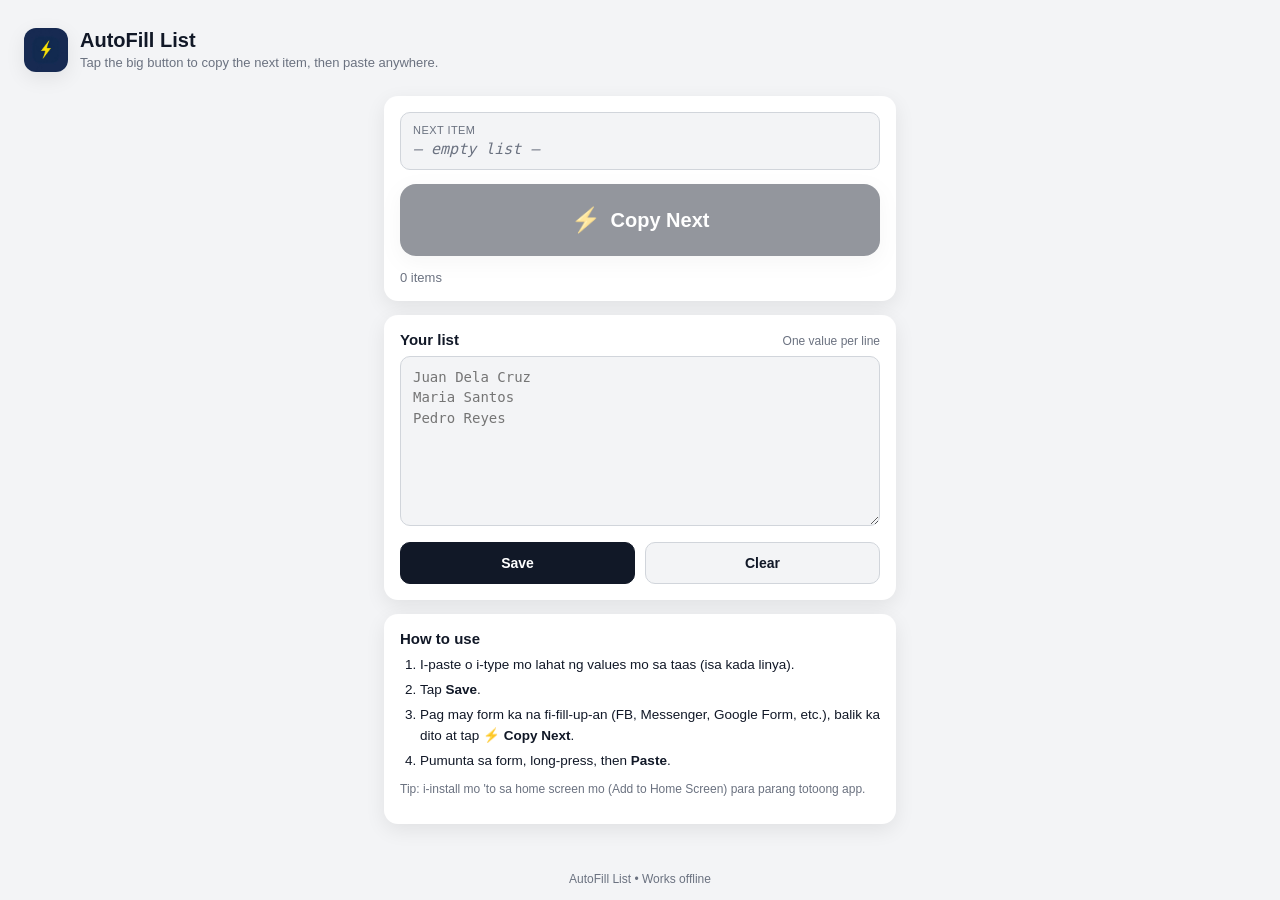
<file: autofill-app/index.html>
<!doctype html>
<html lang="en">
  <head>
    <meta charset="utf-8" />
    <meta
      name="viewport"
      content="width=device-width, initial-scale=1, viewport-fit=cover"
    />
    <meta name="theme-color" content="#111827" />
    <title>AutoFill List</title>
    <link rel="manifest" href="manifest.webmanifest" />
    <link rel="icon" href="icon.png" />
    <link rel="apple-touch-icon" href="icon.png" />
    <link rel="stylesheet" href="style.css" />
  </head>
  <body>
    <header class="app-header">
      <div class="brand">
        <img src="icon.png" alt="" class="logo" />
        <div>
          <h1>AutoFill List</h1>
          <p class="subtitle">
            Tap the big button to copy the next item, then paste anywhere.
          </p>
        </div>
      </div>
    </header>

    <main>
      <section class="card fill-card">
        <div class="next-preview">
          <span class="label">Next item</span>
          <span id="next-value" class="next-value">— empty list —</span>
        </div>
        <button id="fill-btn" class="fab" type="button" aria-live="polite">
          <span class="fab-icon">⚡</span>
          <span class="fab-text">Copy Next</span>
        </button>
        <div class="meta">
          <span id="count">0 items</span>
          <span id="status" class="status"></span>
        </div>
      </section>

      <section class="card">
        <div class="card-header">
          <h2>Your list</h2>
          <span class="hint">One value per line</span>
        </div>
        <textarea
          id="list"
          placeholder="Juan Dela Cruz&#10;Maria Santos&#10;Pedro Reyes"
          autocomplete="off"
          autocorrect="off"
          autocapitalize="off"
          spellcheck="false"
        ></textarea>
        <div class="row">
          <button id="save" class="btn primary" type="button">Save</button>
          <button id="clear" class="btn" type="button">Clear</button>
        </div>
      </section>

      <section class="card tips">
        <h2>How to use</h2>
        <ol>
          <li>I-paste o i-type mo lahat ng values mo sa taas (isa kada linya).</li>
          <li>Tap <strong>Save</strong>.</li>
          <li>
            Pag may form ka na fi-fill-up-an (FB, Messenger, Google Form, etc.),
            balik ka dito at tap <strong>⚡ Copy Next</strong>.
          </li>
          <li>Pumunta sa form, long-press, then <strong>Paste</strong>.</li>
        </ol>
        <p class="hint">
          Tip: i-install mo 'to sa home screen mo (Add to Home Screen) para
          parang totoong app.
        </p>
      </section>
    </main>

    <footer class="app-footer">
      <span>AutoFill List • Works offline</span>
    </footer>

    <script src="app.js"></script>
  </body>
</html>
</file>
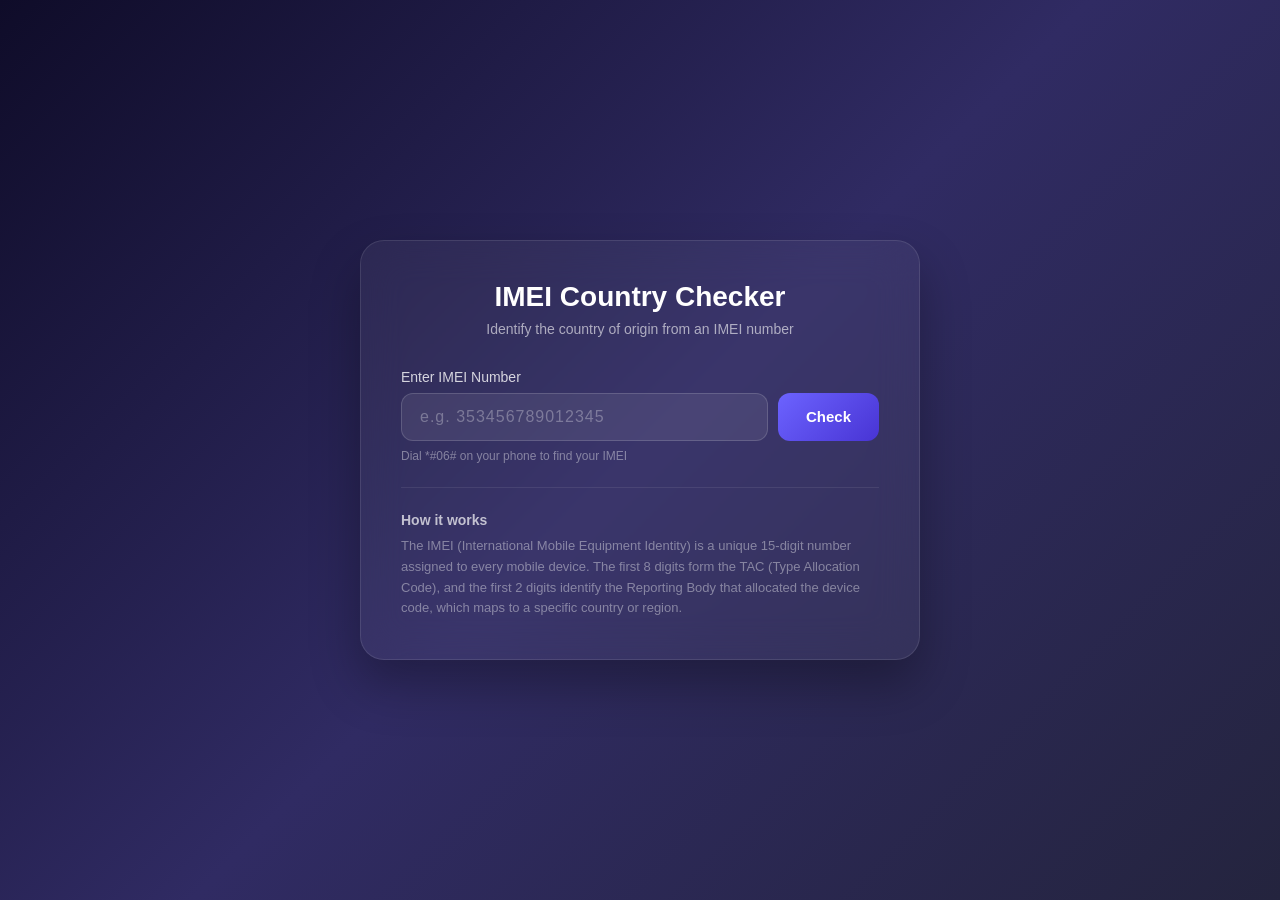
<file: imei-checker/index.html>
<!DOCTYPE html>
<html lang="en">
<head>
    <meta charset="UTF-8">
    <meta name="viewport" content="width=device-width, initial-scale=1.0">
    <title>IMEI Country Checker</title>
    <link rel="stylesheet" href="style.css">
</head>
<body>
    <div class="container">
        <div class="card">
            <div class="header">
                <h1>IMEI Country Checker</h1>
                <p class="subtitle">Identify the country of origin from an IMEI number</p>
            </div>

            <div class="input-section">
                <label for="imei-input">Enter IMEI Number</label>
                <div class="input-wrapper">
                    <input type="text" id="imei-input" placeholder="e.g. 353456789012345" maxlength="15" autocomplete="off">
                    <button id="check-btn" onclick="checkIMEI()">Check</button>
                </div>
                <p class="hint">Dial *#06# on your phone to find your IMEI</p>
            </div>

            <div id="error-msg" class="error hidden"></div>

            <div id="result" class="result hidden">
                <div class="result-header">
                    <span id="country-flag" class="flag"></span>
                    <h2 id="country-name"></h2>
                </div>
                <div class="result-details">
                    <div class="detail-row">
                        <span class="label">IMEI</span>
                        <span id="result-imei" class="value"></span>
                    </div>
                    <div class="detail-row">
                        <span class="label">TAC (Type Allocation Code)</span>
                        <span id="result-tac" class="value"></span>
                    </div>
                    <div class="detail-row">
                        <span class="label">Reporting Body</span>
                        <span id="result-rbi" class="value"></span>
                    </div>
                    <div class="detail-row">
                        <span class="label">Country / Region</span>
                        <span id="result-country" class="value"></span>
                    </div>
                    <div class="detail-row">
                        <span class="label">Valid IMEI</span>
                        <span id="result-valid" class="value"></span>
                    </div>
                </div>
            </div>

            <div class="info-section">
                <h3>How it works</h3>
                <p>The IMEI (International Mobile Equipment Identity) is a unique 15-digit number assigned to every mobile device. The first 8 digits form the TAC (Type Allocation Code), and the first 2 digits identify the Reporting Body that allocated the device code, which maps to a specific country or region.</p>
            </div>
        </div>
    </div>

    <script src="app.js"></script>
</body>
</html>
</file>
<file: autofill-app/style.css>
:root {
  --bg: #f3f4f6;
  --surface: #ffffff;
  --text: #111827;
  --muted: #6b7280;
  --border: #d1d5db;
  --primary: #111827;
  --primary-hover: #1f2937;
  --ok: #047857;
  --warn: #b45309;
  --shadow: 0 6px 20px rgba(0, 0, 0, 0.08);
}

@media (prefers-color-scheme: dark) {
  :root {
    --bg: #0b0f19;
    --surface: #111827;
    --text: #f9fafb;
    --muted: #9ca3af;
    --border: #374151;
    --primary: #f9fafb;
    --primary-hover: #e5e7eb;
    --ok: #10b981;
    --warn: #f59e0b;
    --shadow: 0 6px 20px rgba(0, 0, 0, 0.4);
  }
}

* {
  box-sizing: border-box;
}

html,
body {
  margin: 0;
  padding: 0;
  background: var(--bg);
  color: var(--text);
  font-family:
    -apple-system, BlinkMacSystemFont, "Segoe UI", Roboto, Helvetica, Arial,
    sans-serif;
  -webkit-font-smoothing: antialiased;
}

body {
  min-height: 100dvh;
  display: flex;
  flex-direction: column;
  padding-bottom: env(safe-area-inset-bottom);
}

.app-header {
  padding: 20px 16px 8px;
  padding-top: calc(20px + env(safe-area-inset-top));
}

.brand {
  display: flex;
  align-items: center;
  gap: 12px;
}

.logo {
  width: 44px;
  height: 44px;
  border-radius: 12px;
  box-shadow: var(--shadow);
  background: var(--surface);
  object-fit: cover;
}

.app-header h1 {
  font-size: 20px;
  margin: 0;
  line-height: 1.2;
}

.subtitle {
  margin: 2px 0 0;
  color: var(--muted);
  font-size: 13px;
  line-height: 1.35;
}

main {
  flex: 1;
  padding: 12px 16px 24px;
  display: flex;
  flex-direction: column;
  gap: 14px;
  max-width: 560px;
  width: 100%;
  margin: 0 auto;
}

.card {
  background: var(--surface);
  border-radius: 14px;
  padding: 16px;
  box-shadow: var(--shadow);
}

.card-header {
  display: flex;
  align-items: baseline;
  justify-content: space-between;
  margin-bottom: 8px;
  gap: 8px;
}

.card h2 {
  font-size: 15px;
  margin: 0;
}

.hint {
  color: var(--muted);
  font-size: 12px;
}

/* Fill card */
.fill-card {
  display: flex;
  flex-direction: column;
  gap: 14px;
  align-items: stretch;
}

.next-preview {
  display: flex;
  flex-direction: column;
  gap: 4px;
  background: var(--bg);
  border: 1px solid var(--border);
  border-radius: 10px;
  padding: 10px 12px;
  min-height: 58px;
  justify-content: center;
}

.next-preview .label {
  font-size: 11px;
  letter-spacing: 0.04em;
  text-transform: uppercase;
  color: var(--muted);
}

.next-value {
  font-family: ui-monospace, "SF Mono", Menlo, Consolas, monospace;
  font-size: 15px;
  word-break: break-word;
  color: var(--text);
}

.next-value.is-empty {
  color: var(--muted);
  font-style: italic;
}

.fab {
  appearance: none;
  border: none;
  background: var(--primary);
  color: var(--surface);
  padding: 22px 18px;
  border-radius: 16px;
  font-size: 20px;
  font-weight: 700;
  cursor: pointer;
  display: flex;
  align-items: center;
  justify-content: center;
  gap: 10px;
  box-shadow: var(--shadow);
  transition:
    transform 0.08s ease,
    background 0.15s ease;
  min-height: 72px;
}

.fab:active {
  transform: scale(0.98);
}

.fab:hover:not(:disabled) {
  background: var(--primary-hover);
}

.fab:disabled {
  opacity: 0.45;
  cursor: not-allowed;
}

.fab.is-success {
  background: var(--ok);
}

.fab-icon {
  font-size: 24px;
  line-height: 1;
}

.meta {
  display: flex;
  justify-content: space-between;
  align-items: center;
  font-size: 13px;
  color: var(--muted);
}

.status {
  min-height: 1em;
  font-weight: 600;
}

.status.ok {
  color: var(--ok);
}

.status.warn {
  color: var(--warn);
}

/* Textarea + buttons */
textarea {
  width: 100%;
  min-height: 170px;
  padding: 10px 12px;
  font-family: ui-monospace, "SF Mono", Menlo, Consolas, monospace;
  font-size: 14px;
  line-height: 1.45;
  border: 1px solid var(--border);
  border-radius: 10px;
  background: var(--bg);
  color: var(--text);
  resize: vertical;
}

textarea:focus {
  outline: 2px solid var(--primary);
  outline-offset: -1px;
}

.row {
  display: flex;
  gap: 10px;
  margin-top: 12px;
}

.btn {
  flex: 1;
  appearance: none;
  padding: 12px 14px;
  font-size: 14px;
  font-weight: 600;
  border-radius: 10px;
  border: 1px solid var(--border);
  background: var(--bg);
  color: var(--text);
  cursor: pointer;
  transition: background 0.15s ease;
}

.btn:active {
  transform: scale(0.98);
}

.btn.primary {
  background: var(--primary);
  color: var(--surface);
  border-color: var(--primary);
}

.btn.primary:hover {
  background: var(--primary-hover);
}

/* Tips */
.tips ol {
  margin: 8px 0 10px;
  padding-left: 20px;
  font-size: 13.5px;
  line-height: 1.55;
  color: var(--text);
}

.tips li + li {
  margin-top: 4px;
}

.tips .hint {
  display: block;
  margin-top: 6px;
}

.app-footer {
  text-align: center;
  padding: 14px;
  color: var(--muted);
  font-size: 12px;
}

/* Larger screens */
@media (min-width: 720px) {
  main {
    padding: 16px 24px 32px;
  }
  .app-header {
    padding: 28px 24px 8px;
  }
}
</file>
<file: imei-checker/style.css>
* {
    margin: 0;
    padding: 0;
    box-sizing: border-box;
}

body {
    font-family: -apple-system, BlinkMacSystemFont, 'Segoe UI', Roboto, Oxygen, Ubuntu, sans-serif;
    background: linear-gradient(135deg, #0f0c29 0%, #302b63 50%, #24243e 100%);
    min-height: 100vh;
    display: flex;
    align-items: center;
    justify-content: center;
    padding: 20px;
}

.container {
    width: 100%;
    max-width: 560px;
}

.card {
    background: rgba(255, 255, 255, 0.05);
    backdrop-filter: blur(20px);
    border: 1px solid rgba(255, 255, 255, 0.1);
    border-radius: 24px;
    padding: 40px;
    box-shadow: 0 25px 50px rgba(0, 0, 0, 0.3);
}

.header {
    text-align: center;
    margin-bottom: 32px;
}

.header h1 {
    color: #ffffff;
    font-size: 28px;
    font-weight: 700;
    margin-bottom: 8px;
}

.subtitle {
    color: rgba(255, 255, 255, 0.6);
    font-size: 14px;
}

.input-section {
    margin-bottom: 24px;
}

.input-section label {
    display: block;
    color: rgba(255, 255, 255, 0.8);
    font-size: 14px;
    font-weight: 500;
    margin-bottom: 8px;
}

.input-wrapper {
    display: flex;
    gap: 10px;
}

.input-wrapper input {
    flex: 1;
    padding: 14px 18px;
    border: 1px solid rgba(255, 255, 255, 0.15);
    border-radius: 12px;
    background: rgba(255, 255, 255, 0.08);
    color: #ffffff;
    font-size: 16px;
    letter-spacing: 2px;
    outline: none;
    transition: border-color 0.3s, box-shadow 0.3s;
}

.input-wrapper input:focus {
    border-color: #6c63ff;
    box-shadow: 0 0 0 3px rgba(108, 99, 255, 0.2);
}

.input-wrapper input::placeholder {
    color: rgba(255, 255, 255, 0.3);
    letter-spacing: 1px;
}

.input-wrapper button {
    padding: 14px 28px;
    background: linear-gradient(135deg, #6c63ff, #4834d4);
    color: #ffffff;
    border: none;
    border-radius: 12px;
    font-size: 15px;
    font-weight: 600;
    cursor: pointer;
    transition: transform 0.2s, box-shadow 0.2s;
}

.input-wrapper button:hover {
    transform: translateY(-1px);
    box-shadow: 0 8px 20px rgba(108, 99, 255, 0.4);
}

.input-wrapper button:active {
    transform: translateY(0);
}

.hint {
    color: rgba(255, 255, 255, 0.4);
    font-size: 12px;
    margin-top: 8px;
}

.error {
    background: rgba(255, 71, 87, 0.15);
    border: 1px solid rgba(255, 71, 87, 0.3);
    border-radius: 12px;
    padding: 12px 16px;
    color: #ff6b7a;
    font-size: 14px;
    margin-bottom: 20px;
}

.hidden {
    display: none;
}

.result {
    background: rgba(255, 255, 255, 0.05);
    border: 1px solid rgba(255, 255, 255, 0.1);
    border-radius: 16px;
    padding: 24px;
    margin-bottom: 24px;
    animation: fadeIn 0.4s ease;
}

@keyframes fadeIn {
    from {
        opacity: 0;
        transform: translateY(10px);
    }
    to {
        opacity: 1;
        transform: translateY(0);
    }
}

.result-header {
    display: flex;
    align-items: center;
    gap: 12px;
    margin-bottom: 20px;
    padding-bottom: 16px;
    border-bottom: 1px solid rgba(255, 255, 255, 0.1);
}

.flag {
    font-size: 36px;
}

.result-header h2 {
    color: #ffffff;
    font-size: 20px;
    font-weight: 600;
}

.result-details {
    display: flex;
    flex-direction: column;
    gap: 12px;
}

.detail-row {
    display: flex;
    justify-content: space-between;
    align-items: center;
}

.detail-row .label {
    color: rgba(255, 255, 255, 0.5);
    font-size: 13px;
}

.detail-row .value {
    color: #ffffff;
    font-size: 14px;
    font-weight: 500;
    font-family: 'SF Mono', 'Fira Code', monospace;
}

.info-section {
    border-top: 1px solid rgba(255, 255, 255, 0.08);
    padding-top: 24px;
}

.info-section h3 {
    color: rgba(255, 255, 255, 0.7);
    font-size: 14px;
    font-weight: 600;
    margin-bottom: 8px;
}

.info-section p {
    color: rgba(255, 255, 255, 0.4);
    font-size: 13px;
    line-height: 1.6;
}

@media (max-width: 480px) {
    .card {
        padding: 24px;
    }

    .input-wrapper {
        flex-direction: column;
    }

    .input-wrapper button {
        width: 100%;
    }

    .detail-row {
        flex-direction: column;
        align-items: flex-start;
        gap: 2px;
    }
}
</file>
